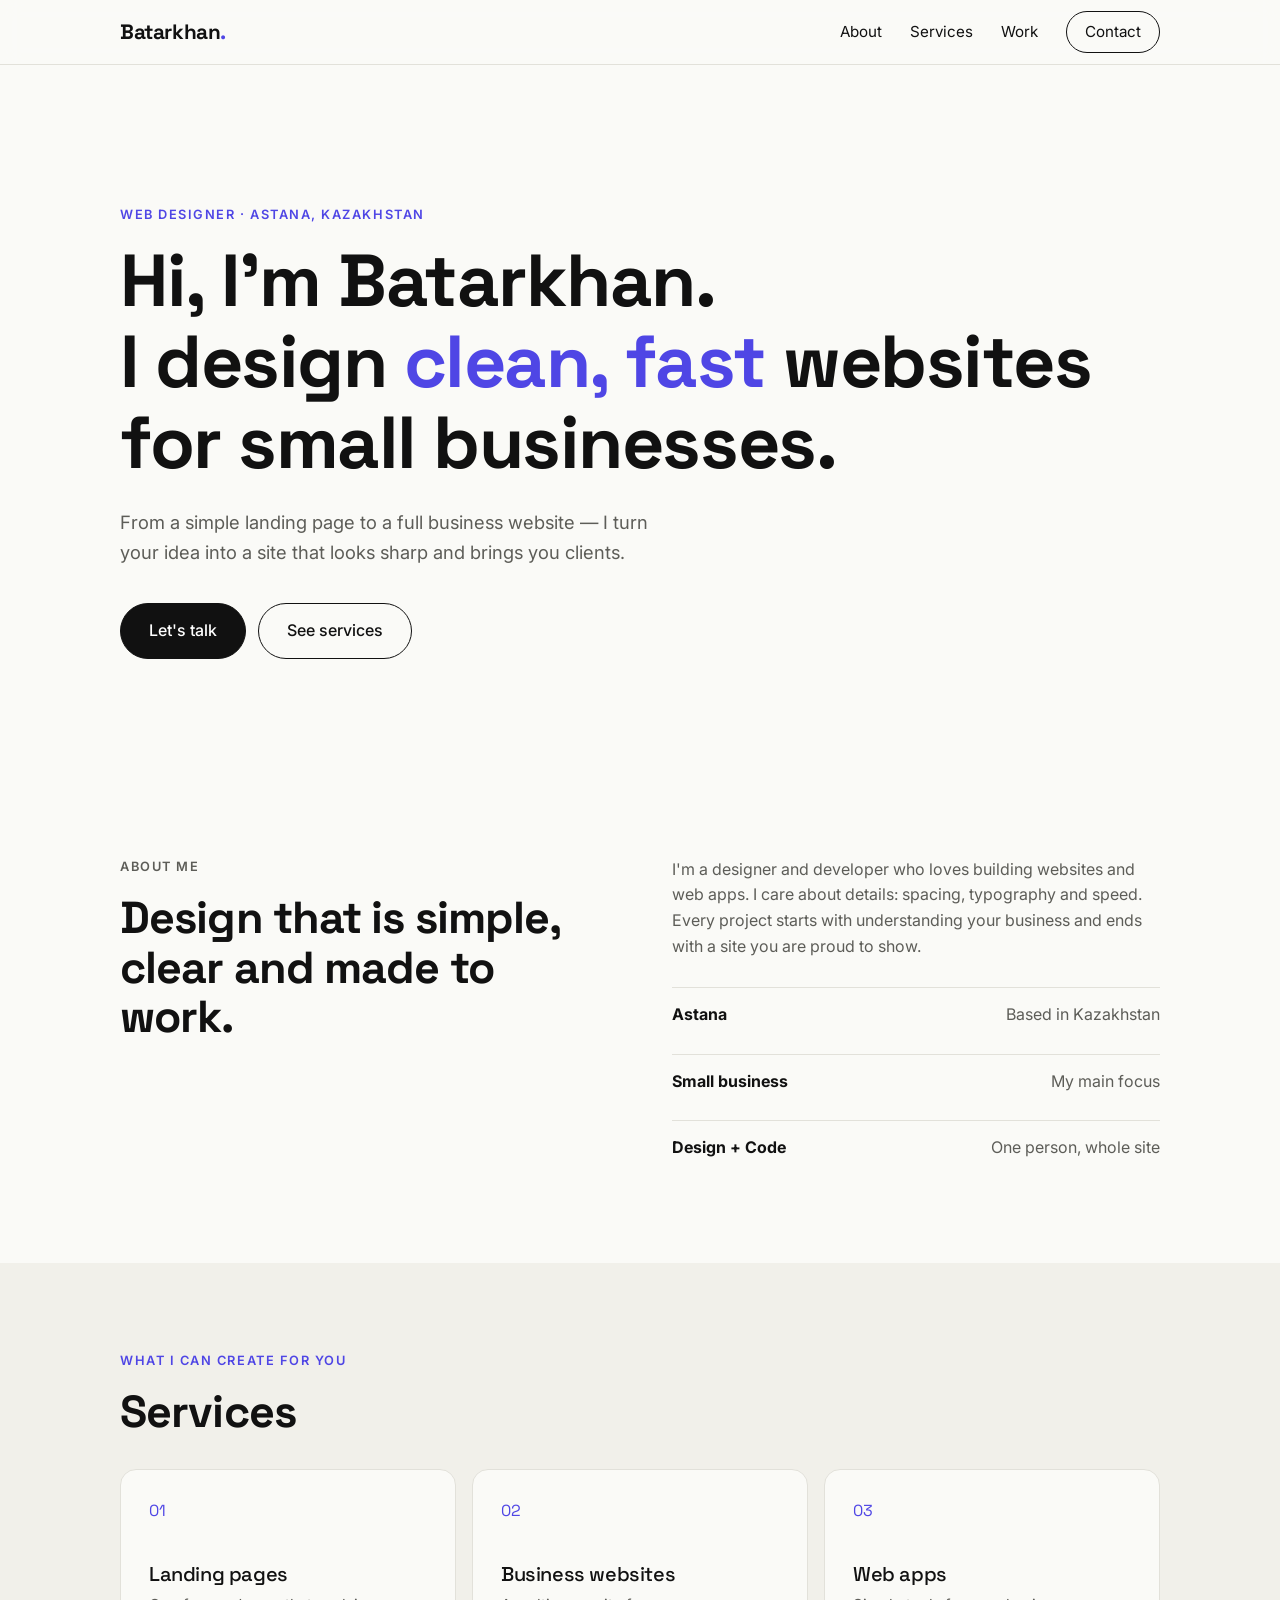
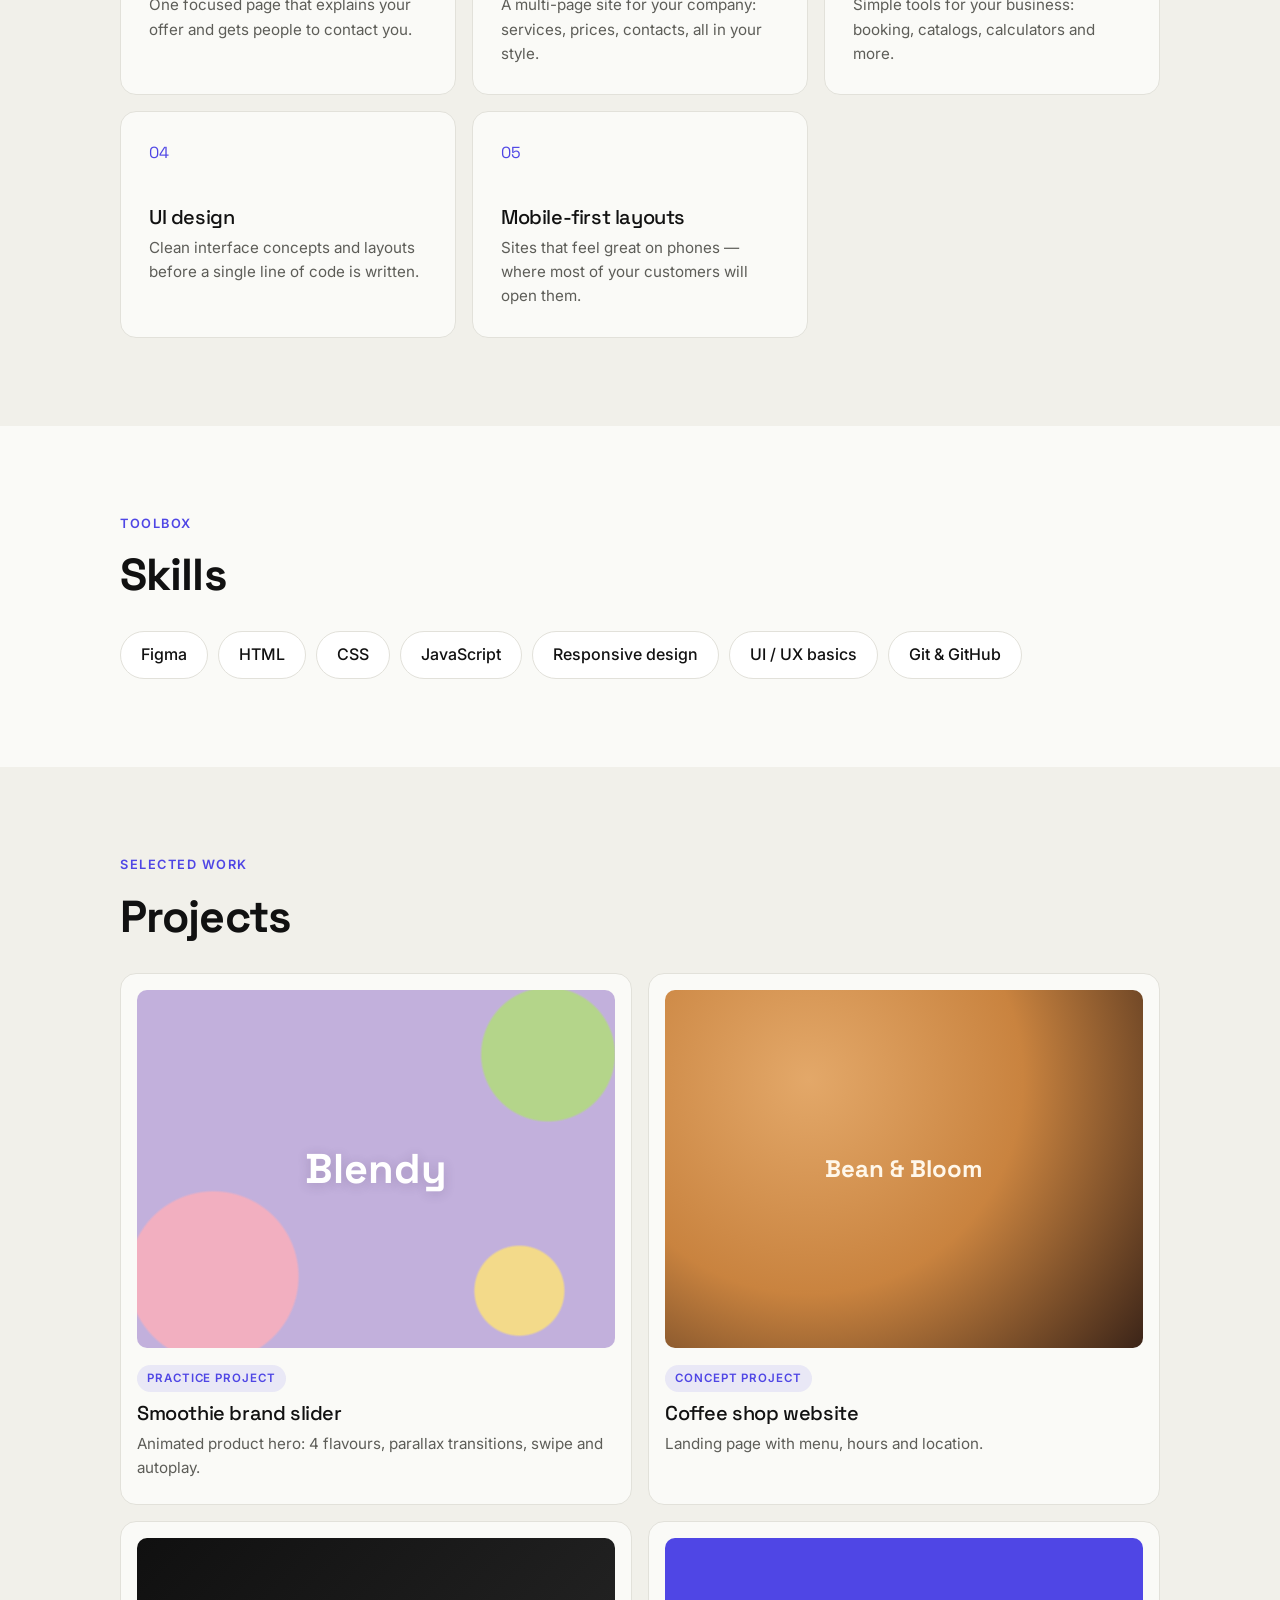
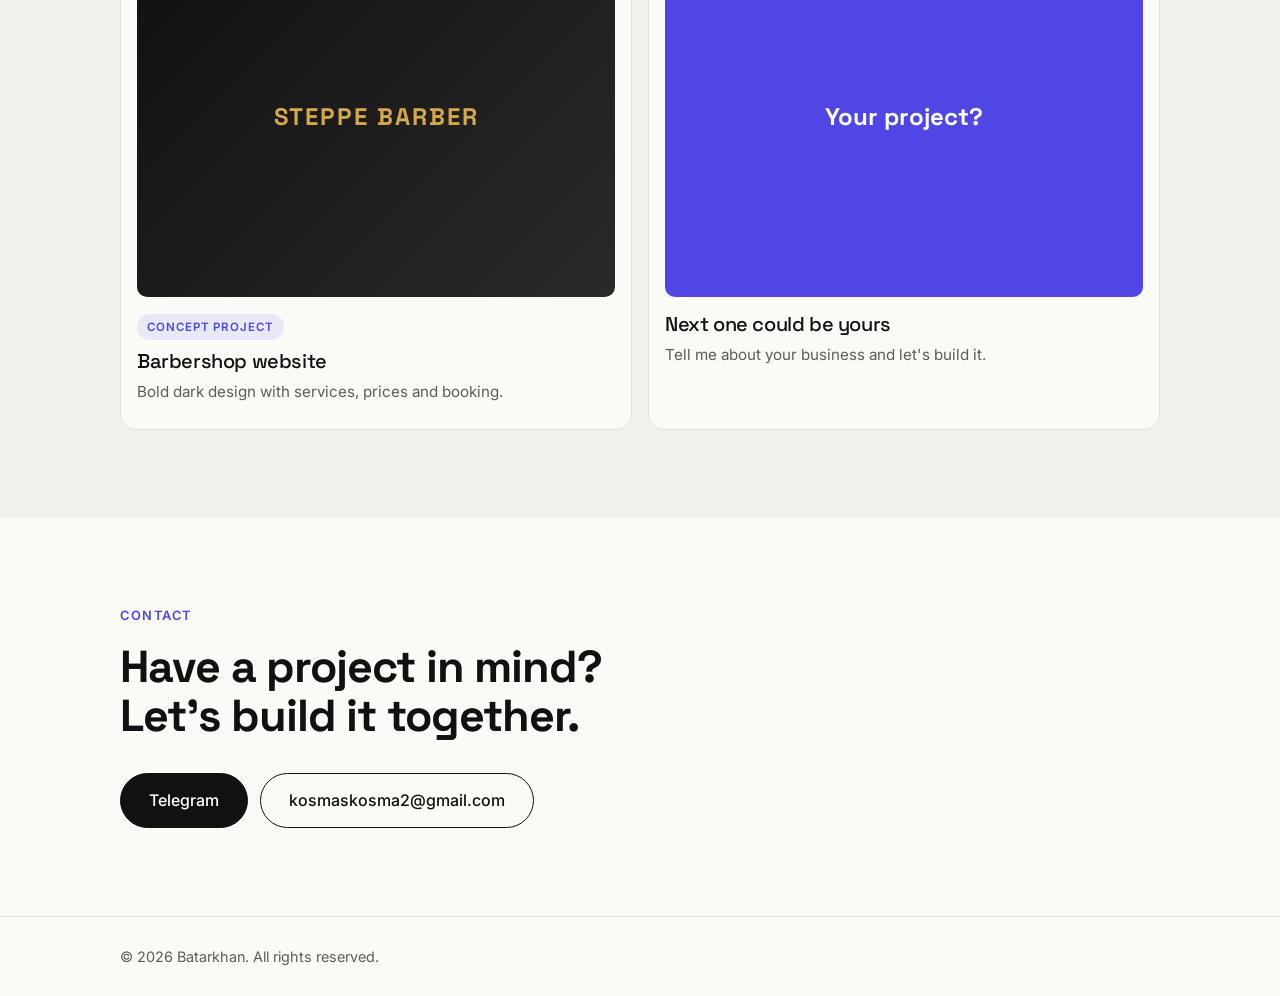
<file: index.html>
<!DOCTYPE html>
<html lang="en">
<head>
  <meta charset="UTF-8">
  <meta name="viewport" content="width=device-width, initial-scale=1">
  <title>Batarkhan — Web Designer</title>
  <meta name="description" content="Batarkhan — web designer from Astana, Kazakhstan. Clean, fast websites for small businesses.">
  <link rel="preconnect" href="https://fonts.googleapis.com">
  <link rel="preconnect" href="https://fonts.gstatic.com" crossorigin>
  <link href="https://fonts.googleapis.com/css2?family=Inter:wght@400;500;600&family=Space+Grotesk:wght@500;700&display=swap" rel="stylesheet">
  <link rel="stylesheet" href="style.css?v=3">
</head>
<body>

  <header class="header">
    <div class="container header__inner">
      <a href="#top" class="logo">Batarkhan<span>.</span></a>
      <button class="burger" aria-label="Open menu" aria-expanded="false"><span></span><span></span></button>
      <nav class="nav" id="nav">
        <a href="#about">About</a>
        <a href="#services">Services</a>
        <a href="#work">Work</a>
        <a href="#contact" class="nav__cta">Contact</a>
      </nav>
    </div>
  </header>

  <main id="top">

    <!-- HERO -->
    <section class="hero">
      <div class="container">
        <p class="eyebrow reveal">Web designer · Astana, Kazakhstan</p>
        <h1 class="reveal">Hi, I'm Batarkhan.<br>I design <em>clean, fast</em> websites for small businesses.</h1>
        <p class="lead reveal">From a simple landing page to a full business website — I turn your idea into a site that looks sharp and brings you clients.</p>
        <div class="hero__buttons reveal">
          <a href="#contact" class="btn btn--primary">Let's talk</a>
          <a href="#services" class="btn btn--ghost">See services</a>
        </div>
      </div>
    </section>

    <!-- ABOUT -->
    <section class="section" id="about">
      <div class="container grid-2">
        <div class="reveal">
          <p class="eyebrow">About me</p>
          <h2>Design that is simple, clear and made to work.</h2>
        </div>
        <div class="reveal">
          <p>I'm a designer and developer who loves building websites and web apps. I care about details: spacing, typography and speed. Every project starts with understanding your business and ends with a site you are proud to show.</p>
          <ul class="facts">
            <li><strong>Astana</strong><span>Based in Kazakhstan</span></li>
            <li><strong>Small business</strong><span>My main focus</span></li>
            <li><strong>Design + Code</strong><span>One person, whole site</span></li>
          </ul>
        </div>
      </div>
    </section>

    <!-- SERVICES -->
    <section class="section section--alt" id="services">
      <div class="container">
        <p class="eyebrow reveal">What I can create for you</p>
        <h2 class="reveal">Services</h2>
        <div class="cards">
          <article class="card reveal"><span class="card__num">01</span><h3>Landing pages</h3><p>One focused page that explains your offer and gets people to contact you.</p></article>
          <article class="card reveal"><span class="card__num">02</span><h3>Business websites</h3><p>A multi-page site for your company: services, prices, contacts, all in your style.</p></article>
          <article class="card reveal"><span class="card__num">03</span><h3>Web apps</h3><p>Simple tools for your business: booking, catalogs, calculators and more.</p></article>
          <article class="card reveal"><span class="card__num">04</span><h3>UI design</h3><p>Clean interface concepts and layouts before a single line of code is written.</p></article>
          <article class="card reveal"><span class="card__num">05</span><h3>Mobile-first layouts</h3><p>Sites that feel great on phones — where most of your customers will open them.</p></article>
        </div>
      </div>
    </section>

    <!-- SKILLS -->
    <section class="section">
      <div class="container">
        <p class="eyebrow reveal">Toolbox</p>
        <h2 class="reveal">Skills</h2>
        <ul class="tags reveal">
          <li>Figma</li><li>HTML</li><li>CSS</li><li>JavaScript</li><li>Responsive design</li><li>UI / UX basics</li><li>Git &amp; GitHub</li>
        </ul>
      </div>
    </section>

    <!-- WORK -->
    <section class="section section--alt" id="work">
      <div class="container">
        <p class="eyebrow reveal">Selected work</p>
        <h2 class="reveal">Projects</h2>
        <div class="cards cards--work">
          <a class="work reveal" href="https://batyrhan01.github.io/blendy-smoothie/" target="_blank" rel="noopener">
            <div class="work__img work__img--blendy"><span>Blendy</span></div>
            <span class="badge">Practice project</span>
            <h3>Smoothie brand slider</h3><p>Animated product hero: 4 flavours, parallax transitions, swipe and autoplay.</p>
          </a>
          <a class="work reveal" href="demos/coffee.html" target="_blank" rel="noopener">
            <div class="work__img work__img--coffee"><span>Bean &amp; Bloom</span></div>
            <span class="badge">Concept project</span>
            <h3>Coffee shop website</h3><p>Landing page with menu, hours and location.</p>
          </a>
          <a class="work reveal" href="demos/barber.html" target="_blank" rel="noopener">
            <div class="work__img work__img--barber"><span>Steppe Barber</span></div>
            <span class="badge">Concept project</span>
            <h3>Barbershop website</h3><p>Bold dark design with services, prices and booking.</p>
          </a>
          <a class="work work--cta reveal" href="#contact">
            <div class="work__img work__img--cta"><span>Your project?</span></div>
            <h3>Next one could be yours</h3><p>Tell me about your business and let's build it.</p>
          </a>
        </div>
      </div>
    </section>

    <!-- CONTACT -->
    <section class="section contact" id="contact">
      <div class="container">
        <p class="eyebrow reveal">Contact</p>
        <h2 class="reveal">Have a project in mind?<br>Let's build it together.</h2>
        <div class="contact__links reveal">
          <a href="https://t.me/mew_maw01" class="btn btn--primary" target="_blank" rel="noopener">Telegram</a>
          <a href="mailto:kosmaskosma2@gmail.com" class="btn btn--ghost">kosmaskosma2@gmail.com</a>
        </div>
      </div>
    </section>
  </main>

  <footer class="footer">
    <div class="container">© 2026 Batarkhan. All rights reserved.</div>
  </footer>

  <script src="script.js"></script>
</body>
</html>
</file>
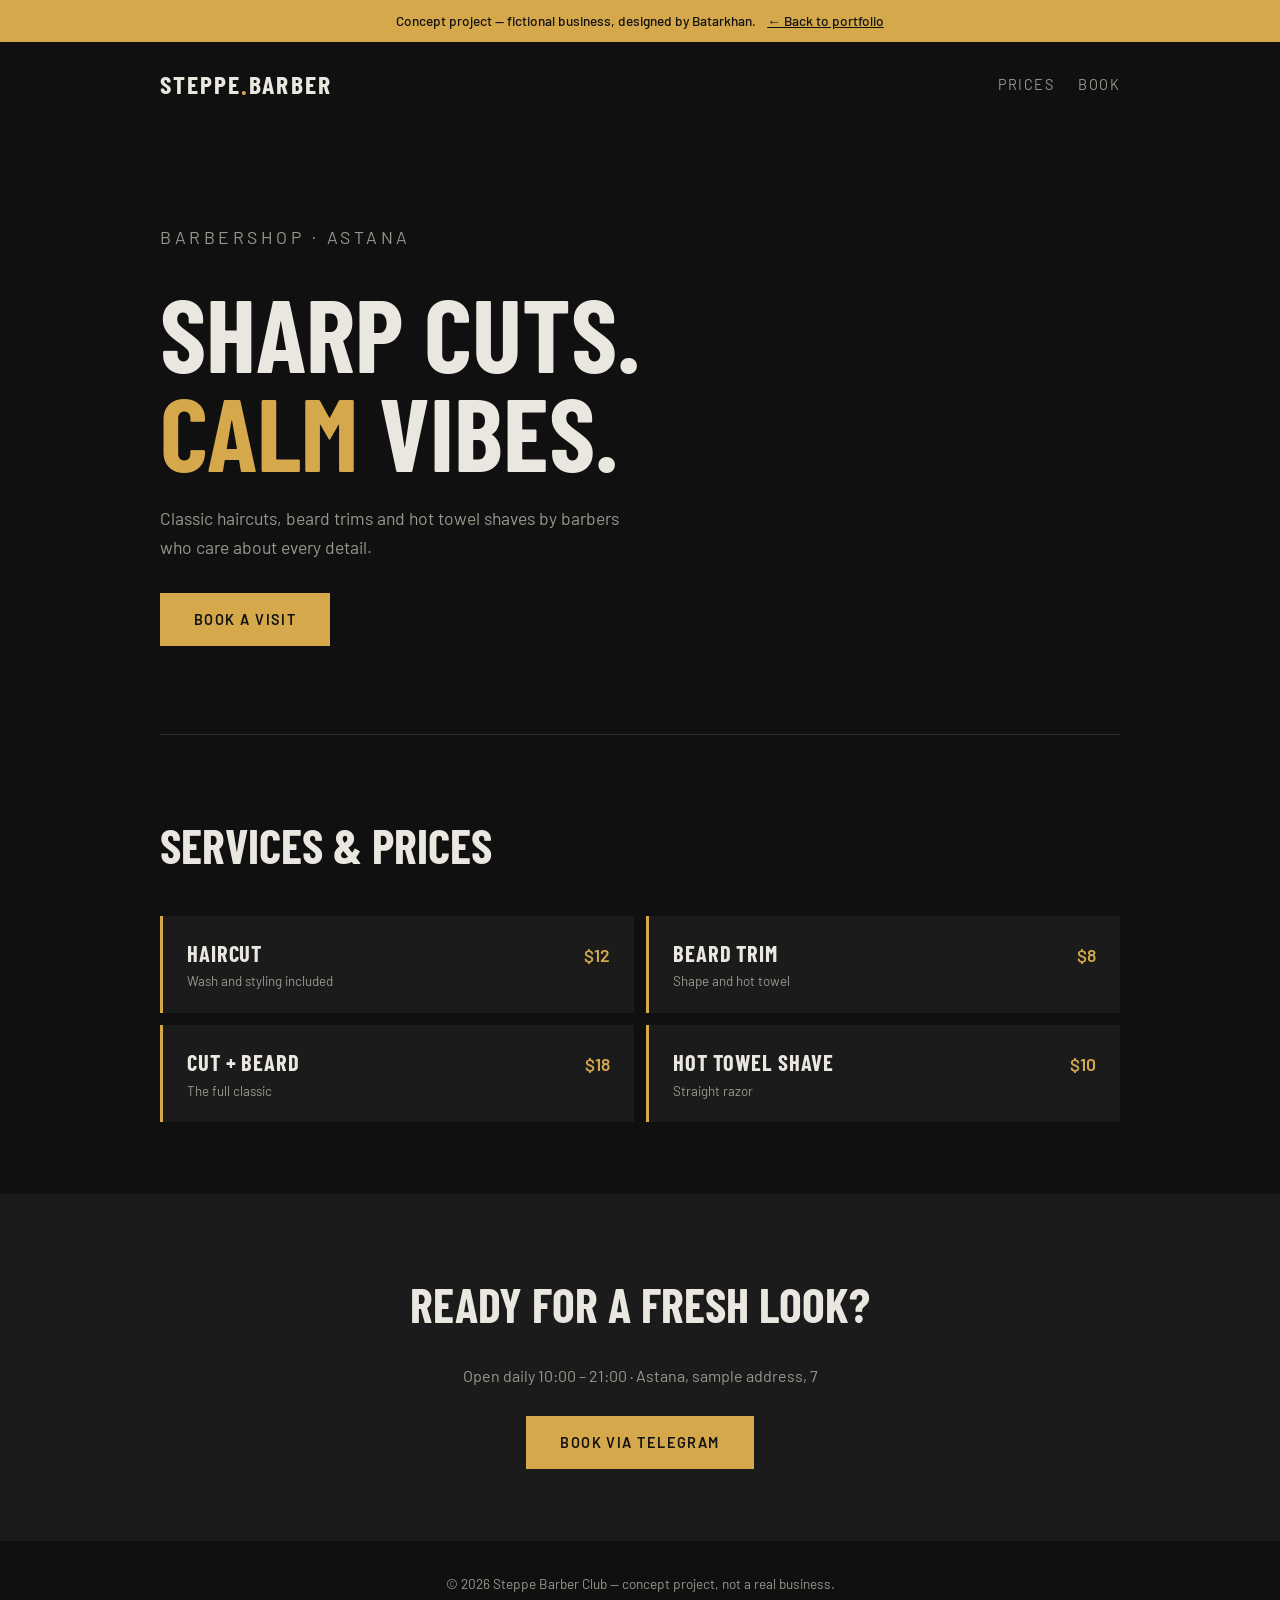
<file: demos/barber.html>
<!DOCTYPE html>
<html lang="en">
<head>
  <meta charset="UTF-8">
  <meta name="viewport" content="width=device-width, initial-scale=1">
  <title>Steppe Barber Club — Concept project</title>
  <link href="https://fonts.googleapis.com/css2?family=Barlow:wght@400;500;600&family=Barlow+Condensed:wght@600;700&display=swap" rel="stylesheet">
  <style>
    :root { --ink:#101010; --panel:#1b1b1b; --gold:#d4a84b; --text:#eae7e0; --muted:#9a968c; }
    * { box-sizing:border-box; margin:0; padding:0; }
    body { font-family:'Barlow',sans-serif; background:var(--ink); color:var(--text); line-height:1.6; }
    a { color:inherit; text-decoration:none; }
    .wrap { max-width:1000px; margin:0 auto; padding:0 20px; }
    .concept { background:var(--gold); color:#111; font-size:.85rem; padding:10px 20px; text-align:center; font-weight:500; }
    .concept a { text-decoration:underline; margin-left:8px; }
    nav { display:flex; justify-content:space-between; align-items:center; padding:22px 0; }
    .logo { font-family:'Barlow Condensed',sans-serif; font-size:1.6rem; font-weight:700; letter-spacing:.08em; text-transform:uppercase; }
    .logo span { color:var(--gold); }
    nav a.link { margin-left:24px; font-size:.9rem; text-transform:uppercase; letter-spacing:.1em; color:var(--muted); }
    nav a.link:hover { color:var(--gold); }
    .hero { padding:72px 0 88px; border-bottom:1px solid #2a2a2a; }
    .tag { color:var(--gold); text-transform:uppercase; letter-spacing:.2em; font-size:.8rem; margin-bottom:16px; }
    .hero h1 { font-family:'Barlow Condensed',sans-serif; font-size:clamp(3rem,10vw,6.5rem); line-height:.95; text-transform:uppercase; }
    .hero h1 em { font-style:normal; color:var(--gold); }
    .hero p { margin:24px 0 32px; max-width:480px; color:var(--muted); font-size:1.1rem; }
    .btn { display:inline-block; background:var(--gold); color:#111; padding:15px 34px; font-weight:600; text-transform:uppercase; letter-spacing:.1em; font-size:.9rem; }
    .btn:hover { background:#fff; }
    section { padding:72px 0; }
    h2 { font-family:'Barlow Condensed',sans-serif; font-size:clamp(2rem,6vw,3rem); text-transform:uppercase; margin-bottom:32px; }
    .prices { display:grid; gap:12px; }
    .row { display:flex; justify-content:space-between; align-items:baseline; gap:16px; padding:20px 24px; background:var(--panel); border-left:3px solid var(--gold); }
    .row b { font-family:'Barlow Condensed',sans-serif; font-size:1.4rem; text-transform:uppercase; letter-spacing:.04em; }
    .row small { display:block; color:var(--muted); }
    .row .p { color:var(--gold); font-weight:600; font-size:1.1rem; white-space:nowrap; }
    .book { background:var(--panel); text-align:center; }
    .book p { color:var(--muted); margin:-12px 0 28px; }
    footer { padding:32px 0; text-align:center; font-size:.85rem; color:var(--muted); }
    @media (min-width:760px) { .prices { grid-template-columns:1fr 1fr; } }
  </style>
</head>
<body>
  <div class="concept">Concept project — fictional business, designed by Batarkhan. <a href="https://batyrhan01.github.io/portfolio-ru/#projects">← Back to portfolio</a></div>
  <div class="wrap">
    <nav>
      <a href="#" class="logo">Steppe<span>.</span>Barber</a>
      <div><a class="link" href="#prices">Prices</a><a class="link" href="#book">Book</a></div>
    </nav>
    <header class="hero">
      <p class="tag">Barbershop · Astana</p>
      <h1>Sharp cuts.<br><em>Calm</em> vibes.</h1>
      <p>Classic haircuts, beard trims and hot towel shaves by barbers who care about every detail.</p>
      <a href="#book" class="btn">Book a visit</a>
    </header>
  </div>

  <section id="prices">
    <div class="wrap">
      <h2>Services &amp; prices</h2>
      <div class="prices">
        <div class="row"><div><b>Haircut</b><small>Wash and styling included</small></div><span class="p">$12</span></div>
        <div class="row"><div><b>Beard trim</b><small>Shape and hot towel</small></div><span class="p">$8</span></div>
        <div class="row"><div><b>Cut + beard</b><small>The full classic</small></div><span class="p">$18</span></div>
        <div class="row"><div><b>Hot towel shave</b><small>Straight razor</small></div><span class="p">$10</span></div>
      </div>
    </div>
  </section>

  <section class="book" id="book">
    <div class="wrap">
      <h2>Ready for a fresh look?</h2>
      <p>Open daily 10:00 – 21:00 · Astana, sample address, 7</p>
      <a href="#" class="btn">Book via Telegram</a>
    </div>
  </section>

  <footer>© 2026 Steppe Barber Club — concept project, not a real business.</footer>
</body>
</html>
</file>
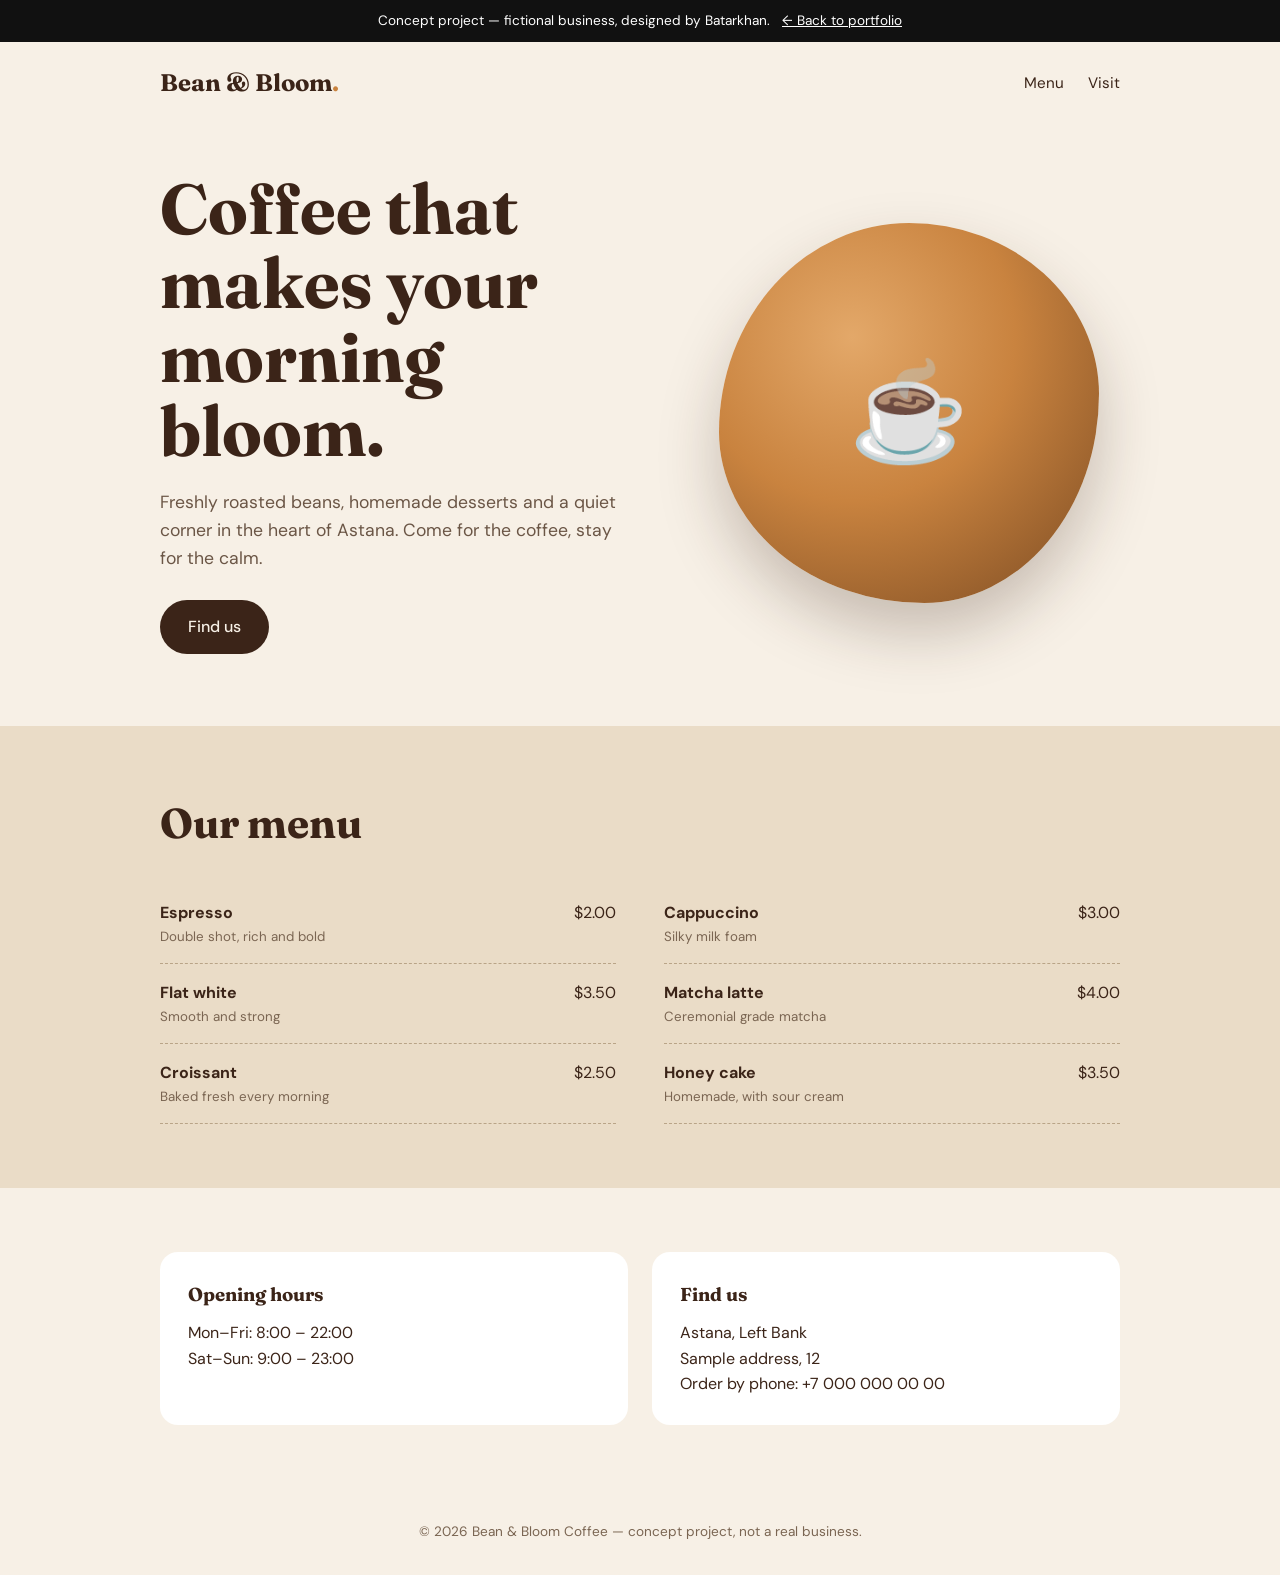
<file: demos/coffee.html>
<!DOCTYPE html>
<html lang="en">
<head>
  <meta charset="UTF-8">
  <meta name="viewport" content="width=device-width, initial-scale=1">
  <title>Bean &amp; Bloom Coffee — Concept project</title>
  <link href="https://fonts.googleapis.com/css2?family=DM+Sans:wght@400;500;700&family=Fraunces:wght@600;700&display=swap" rel="stylesheet">
  <style>
    :root { --cream:#f7f0e6; --brown:#3b2418; --caramel:#c9833f; --sand:#eadcc7; }
    * { box-sizing:border-box; margin:0; padding:0; }
    body { font-family:'DM Sans',sans-serif; background:var(--cream); color:var(--brown); line-height:1.6; }
    a { color:inherit; text-decoration:none; }
    .wrap { max-width:1000px; margin:0 auto; padding:0 20px; }
    .concept { background:#111; color:#fff; font-size:.85rem; padding:10px 20px; text-align:center; }
    .concept a { text-decoration:underline; margin-left:8px; }
    nav { display:flex; justify-content:space-between; align-items:center; padding:22px 0; }
    .logo { font-family:'Fraunces',serif; font-size:1.5rem; font-weight:700; }
    .logo span { color:var(--caramel); }
    nav a.link { margin-left:24px; font-size:.95rem; }
    .hero { display:grid; gap:32px; padding:48px 0 72px; align-items:center; }
    .hero h1 { font-family:'Fraunces',serif; font-size:clamp(2.4rem,7vw,4.4rem); line-height:1.05; }
    .hero p { margin:20px 0 28px; max-width:460px; color:#6b5646; font-size:1.1rem; }
    .btn { display:inline-block; background:var(--brown); color:var(--cream); padding:14px 28px; border-radius:999px; font-weight:500; }
    .btn:hover { background:var(--caramel); }
    .cup { aspect-ratio:1; border-radius:50% 50% 46% 54%/55% 45% 55% 45%; background:radial-gradient(circle at 35% 30%,#e3a869,#c9833f 45%,#7a4a22); display:grid; place-items:center; font-size:6rem; box-shadow:0 30px 60px rgba(59,36,24,.25); max-width:380px; width:100%; justify-self:center; }
    section { padding:64px 0; }
    h2 { font-family:'Fraunces',serif; font-size:clamp(1.8rem,5vw,2.6rem); margin-bottom:28px; }
    .menu { background:var(--sand); }
    .items { display:grid; gap:0 48px; }
    .item { display:flex; justify-content:space-between; gap:16px; padding:16px 0; border-bottom:1px dashed #b9a487; }
    .item b { font-weight:700; }
    .item small { display:block; color:#7a6552; }
    .info { display:grid; gap:24px; }
    .box { background:#fff; border-radius:18px; padding:28px; }
    .box h3 { font-family:'Fraunces',serif; margin-bottom:10px; }
    footer { padding:32px 0; text-align:center; font-size:.85rem; color:#7a6552; }
    @media (min-width:760px) { .hero { grid-template-columns:1.2fr 1fr; } .items { grid-template-columns:1fr 1fr; } .info { grid-template-columns:1fr 1fr; } }
  </style>
</head>
<body>
  <div class="concept">Concept project — fictional business, designed by Batarkhan. <a href="https://batyrhan01.github.io/portfolio-ru/#projects">← Back to portfolio</a></div>
  <div class="wrap">
    <nav>
      <a href="#" class="logo">Bean &amp; Bloom<span>.</span></a>
      <div><a class="link" href="#menu">Menu</a><a class="link" href="#visit">Visit</a></div>
    </nav>

    <header class="hero">
      <div>
        <h1>Coffee that makes your morning bloom.</h1>
        <p>Freshly roasted beans, homemade desserts and a quiet corner in the heart of Astana. Come for the coffee, stay for the calm.</p>
        <a href="#visit" class="btn">Find us</a>
      </div>
      <div class="cup" aria-hidden="true">☕</div>
    </header>
  </div>

  <section class="menu" id="menu">
    <div class="wrap">
      <h2>Our menu</h2>
      <div class="items">
        <div class="item"><div><b>Espresso</b><small>Double shot, rich and bold</small></div><span>$2.00</span></div>
        <div class="item"><div><b>Cappuccino</b><small>Silky milk foam</small></div><span>$3.00</span></div>
        <div class="item"><div><b>Flat white</b><small>Smooth and strong</small></div><span>$3.50</span></div>
        <div class="item"><div><b>Matcha latte</b><small>Ceremonial grade matcha</small></div><span>$4.00</span></div>
        <div class="item"><div><b>Croissant</b><small>Baked fresh every morning</small></div><span>$2.50</span></div>
        <div class="item"><div><b>Honey cake</b><small>Homemade, with sour cream</small></div><span>$3.50</span></div>
      </div>
    </div>
  </section>

  <section id="visit">
    <div class="wrap info">
      <div class="box"><h3>Opening hours</h3><p>Mon–Fri: 8:00 – 22:00<br>Sat–Sun: 9:00 – 23:00</p></div>
      <div class="box"><h3>Find us</h3><p>Astana, Left Bank<br>Sample address, 12<br>Order by phone: +7 000 000 00 00</p></div>
    </div>
  </section>

  <footer>© 2026 Bean &amp; Bloom Coffee — concept project, not a real business.</footer>
</body>
</html>
</file>
<file: style.css>
:root {
  --bg: #fafaf7;
  --bg-alt: #f1f0ea;
  --text: #111111;
  --muted: #5d5d58;
  --line: #e2e1da;
  --accent: #4f46e5;
  --radius: 16px;
}

* { box-sizing: border-box; margin: 0; padding: 0; }
html { scroll-behavior: smooth; scroll-padding-top: 72px; }
body {
  font-family: 'Inter', system-ui, sans-serif;
  background: var(--bg);
  color: var(--text);
  line-height: 1.6;
  -webkit-font-smoothing: antialiased;
}
a { color: inherit; text-decoration: none; }
ul { list-style: none; }

.container { width: 100%; max-width: 1080px; margin: 0 auto; padding: 0 20px; }

h1, h2, h3, .logo { font-family: 'Space Grotesk', 'Inter', sans-serif; line-height: 1.1; letter-spacing: -0.02em; }
h1 { font-size: clamp(2.2rem, 7vw, 4.6rem); font-weight: 700; }
h1 em { font-style: normal; color: var(--accent); }
h2 { font-size: clamp(1.7rem, 4.5vw, 2.8rem); font-weight: 700; margin-bottom: 32px; }
h3 { font-size: 1.25rem; font-weight: 500; margin-bottom: 8px; }

.eyebrow { font-size: .8rem; text-transform: uppercase; letter-spacing: .12em; color: var(--accent); font-weight: 600; margin-bottom: 16px; }
.lead { font-size: 1.15rem; color: var(--muted); max-width: 560px; margin-top: 24px; }

/* Header */
.header { position: sticky; top: 0; z-index: 10; background: rgba(250,250,247,.88); backdrop-filter: blur(10px); border-bottom: 1px solid var(--line); }
.header__inner { display: flex; align-items: center; justify-content: space-between; height: 64px; }
.logo { font-size: 1.3rem; font-weight: 700; }
.logo span { color: var(--accent); }
.nav { display: flex; gap: 28px; align-items: center; font-size: .95rem; }
.nav a:hover { color: var(--accent); }
.nav__cta { padding: 8px 18px; border: 1px solid var(--text); border-radius: 999px; }
.nav__cta:hover { background: var(--text); color: #fff !important; }

.burger { display: none; background: none; border: 0; width: 32px; height: 32px; cursor: pointer; position: relative; }
.burger span { position: absolute; left: 4px; right: 4px; height: 2px; background: var(--text); transition: .25s; }
.burger span:first-child { top: 11px; }
.burger span:last-child { top: 19px; }
.burger[aria-expanded="true"] span:first-child { top: 15px; transform: rotate(45deg); }
.burger[aria-expanded="true"] span:last-child { top: 15px; transform: rotate(-45deg); }

/* Buttons */
.btn { display: inline-block; padding: 14px 28px; border-radius: 999px; font-weight: 500; border: 1px solid var(--text); transition: .2s; }
.btn--primary { background: var(--text); color: #fff; }
.btn--primary:hover { background: var(--accent); border-color: var(--accent); transform: translateY(-2px); }
.btn--ghost:hover { background: var(--text); color: #fff; transform: translateY(-2px); }

/* Sections */
.hero { padding: 96px 0 80px; }
.hero__buttons { display: flex; flex-wrap: wrap; gap: 12px; margin-top: 36px; }
.section { padding: 88px 0; }
.section--alt { background: var(--bg-alt); }
.grid-2 { display: grid; gap: 32px; grid-template-columns: 1fr; }
.grid-2 h2 { margin-bottom: 0; }
.grid-2 p { color: var(--muted); }

.facts { display: grid; gap: 12px; margin-top: 28px; }
.facts li { display: flex; justify-content: space-between; gap: 12px; padding: 14px 0; border-top: 1px solid var(--line); }
.facts span { color: var(--muted); }

/* Cards */
.cards { display: grid; gap: 16px; grid-template-columns: 1fr; }
.card, .work { background: var(--bg); border: 1px solid var(--line); border-radius: var(--radius); padding: 28px; transition: .25s; }
.card:hover, .work:hover { transform: translateY(-4px); border-color: var(--accent); box-shadow: 0 12px 30px rgba(79,70,229,.08); }
.card__num { display: block; color: var(--accent); font-family: 'Space Grotesk', sans-serif; margin-bottom: 40px; }
.card p, .work p { color: var(--muted); font-size: .95rem; }
.work { padding: 16px 16px 24px; }
.work__img { aspect-ratio: 4/3; border-radius: 10px; margin-bottom: 16px; background: repeating-linear-gradient(45deg, var(--bg-alt), var(--bg-alt) 10px, #eae9e1 10px, #eae9e1 20px); }

.work { display: block; }
.work__img { display: grid; place-items: center; font-family: 'Space Grotesk', sans-serif; font-size: 1.5rem; font-weight: 700; text-align: center; padding: 12px; }
.work__img--coffee { background: radial-gradient(circle at 30% 25%, #e3a869, #c9833f 50%, #3b2418); color: #fff7ea; }
.work__img--barber { background: linear-gradient(135deg, #101010, #2a2a2a); color: #d4a84b; text-transform: uppercase; letter-spacing: .08em; }
.work__img--blendy {
  background:
    radial-gradient(circle at 16% 80%, #F2AFC0 0 17%, transparent 17.5%),
    radial-gradient(circle at 86% 18%, #B4D58A 0 13%, transparent 13.5%),
    radial-gradient(circle at 80% 84%, #F3DA8A 0 9%, transparent 9.5%),
    #C2B0DC;
  color: #fff; font-size: 2.6rem; text-shadow: 0 2px 12px rgba(60,40,80,.2);
}
.work__img--cta { background: var(--accent); color: #fff; }
.badge { display: inline-block; font-size: .72rem; font-weight: 600; text-transform: uppercase; letter-spacing: .08em; color: var(--accent); background: rgba(79,70,229,.1); padding: 4px 10px; border-radius: 999px; margin-bottom: 10px; }

.tags { display: flex; flex-wrap: wrap; gap: 10px; }
.tags li { padding: 10px 20px; border: 1px solid var(--line); border-radius: 999px; background: #fff; font-weight: 500; }

/* Contact */
.contact__links { display: flex; flex-wrap: wrap; gap: 12px; margin-top: 8px; }
.footer { padding: 28px 0; border-top: 1px solid var(--line); color: var(--muted); font-size: .9rem; }

/* Scroll animation */
.reveal { opacity: 0; transform: translateY(24px); transition: opacity .7s ease, transform .7s ease; }
.reveal.visible { opacity: 1; transform: none; }
@media (prefers-reduced-motion: reduce) { .reveal { opacity: 1; transform: none; transition: none; } html { scroll-behavior: auto; } }

/* Tablet+ */
@media (min-width: 720px) {
  .grid-2 { grid-template-columns: 1fr 1fr; gap: 64px; }
  .cards { grid-template-columns: repeat(2, 1fr); }
  .cards--work { grid-template-columns: repeat(2, 1fr); }
  .hero { padding: 140px 0 110px; }
}
@media (min-width: 960px) { .cards:not(.cards--work) { grid-template-columns: repeat(3, 1fr); } }

/* Mobile menu */
@media (max-width: 719px) {
  .burger { display: block; }
  .nav { position: absolute; top: 64px; left: 0; right: 0; flex-direction: column; align-items: flex-start; gap: 0; background: var(--bg); border-bottom: 1px solid var(--line); padding: 8px 20px 20px; display: none; }
  .nav.open { display: flex; }
  .nav a { padding: 12px 0; width: 100%; }
  .nav__cta { border: 0; border-radius: 0; padding: 12px 0; }
}
</file>
